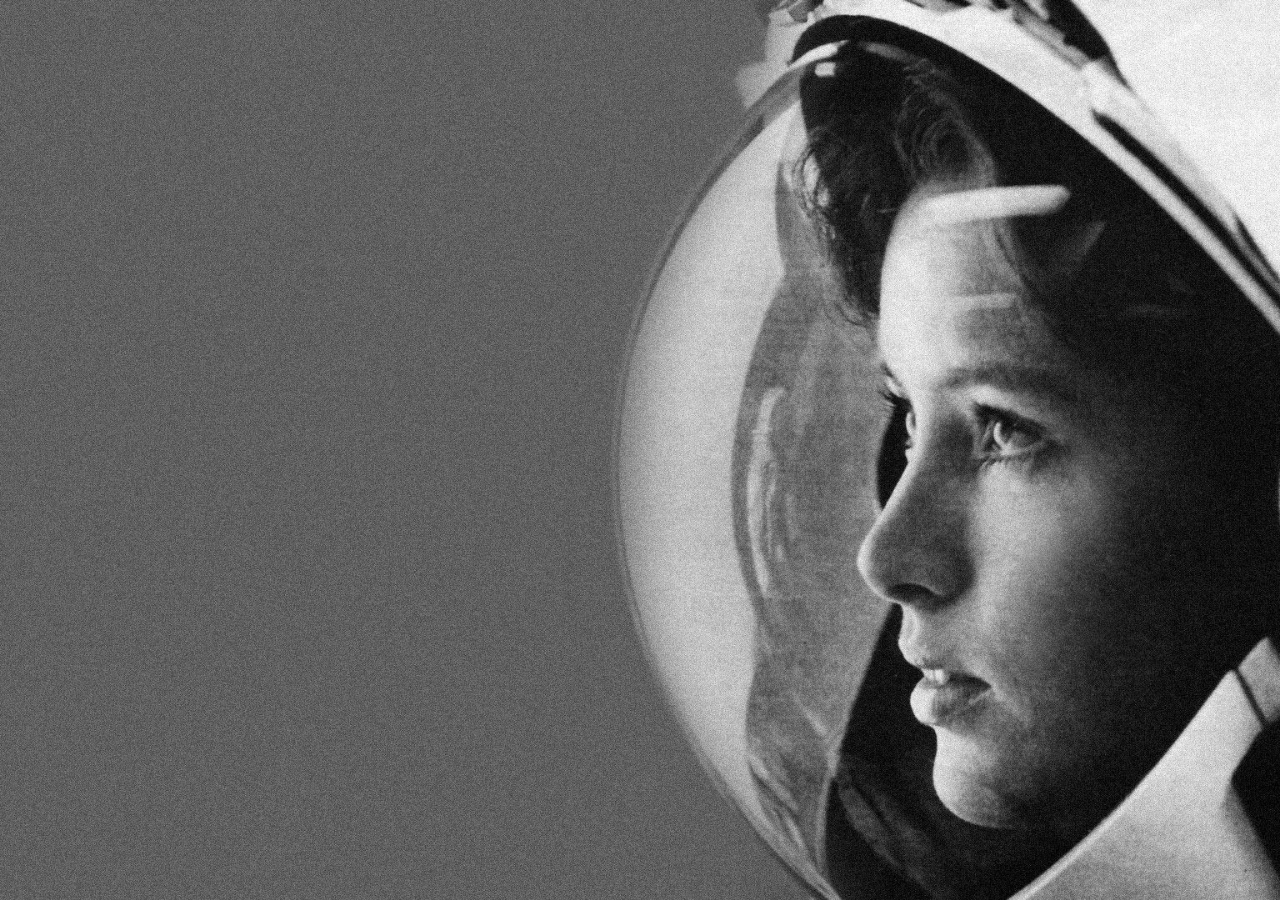
<file: index.html>
<!DOCTYPE html>
<html lang="pl">
<head>
  <title>Igor Jabłoński</title>
  <meta charset="utf-8">
  <meta name="viewport" content="width=device-width, initial-scale=1">
  <link href="style.css" rel="stylesheet" type="text/css" />
  <link rel="icon" href="favicon.png">
  <link rel="stylesheet" href="https://maxcdn.bootstrapcdn.com/bootstrap/4.1.3/css/bootstrap.min.css">
  <script src="https://ajax.googleapis.com/ajax/libs/jquery/3.3.1/jquery.min.js"></script>
  <script src="https://cdnjs.cloudflare.com/ajax/libs/popper.js/1.14.3/umd/popper.min.js"></script>
  <script src="https://maxcdn.bootstrapcdn.com/bootstrap/4.1.3/js/bootstrap.min.js"></script>
  <link href="https://fonts.googleapis.com/css?family=Roboto:100,300,400,500&amp;subset=latin-ext" rel="stylesheet">
</head>
<body>
	<div id="backgroundphoto"></div>
</body>
</html>
</file>
<file: style.css>
body, html {
    height: 100%;
    margin: 0;
}

#backgroundphoto {
    /* The image used */
    background-image: url("page_image1.jpg");

    /* Full height */
    height: 100%; 

    /* Center and scale the image nicely */
    background-position: center;
    background-repeat: no-repeat;
    background-size: cover;
}
</file>
